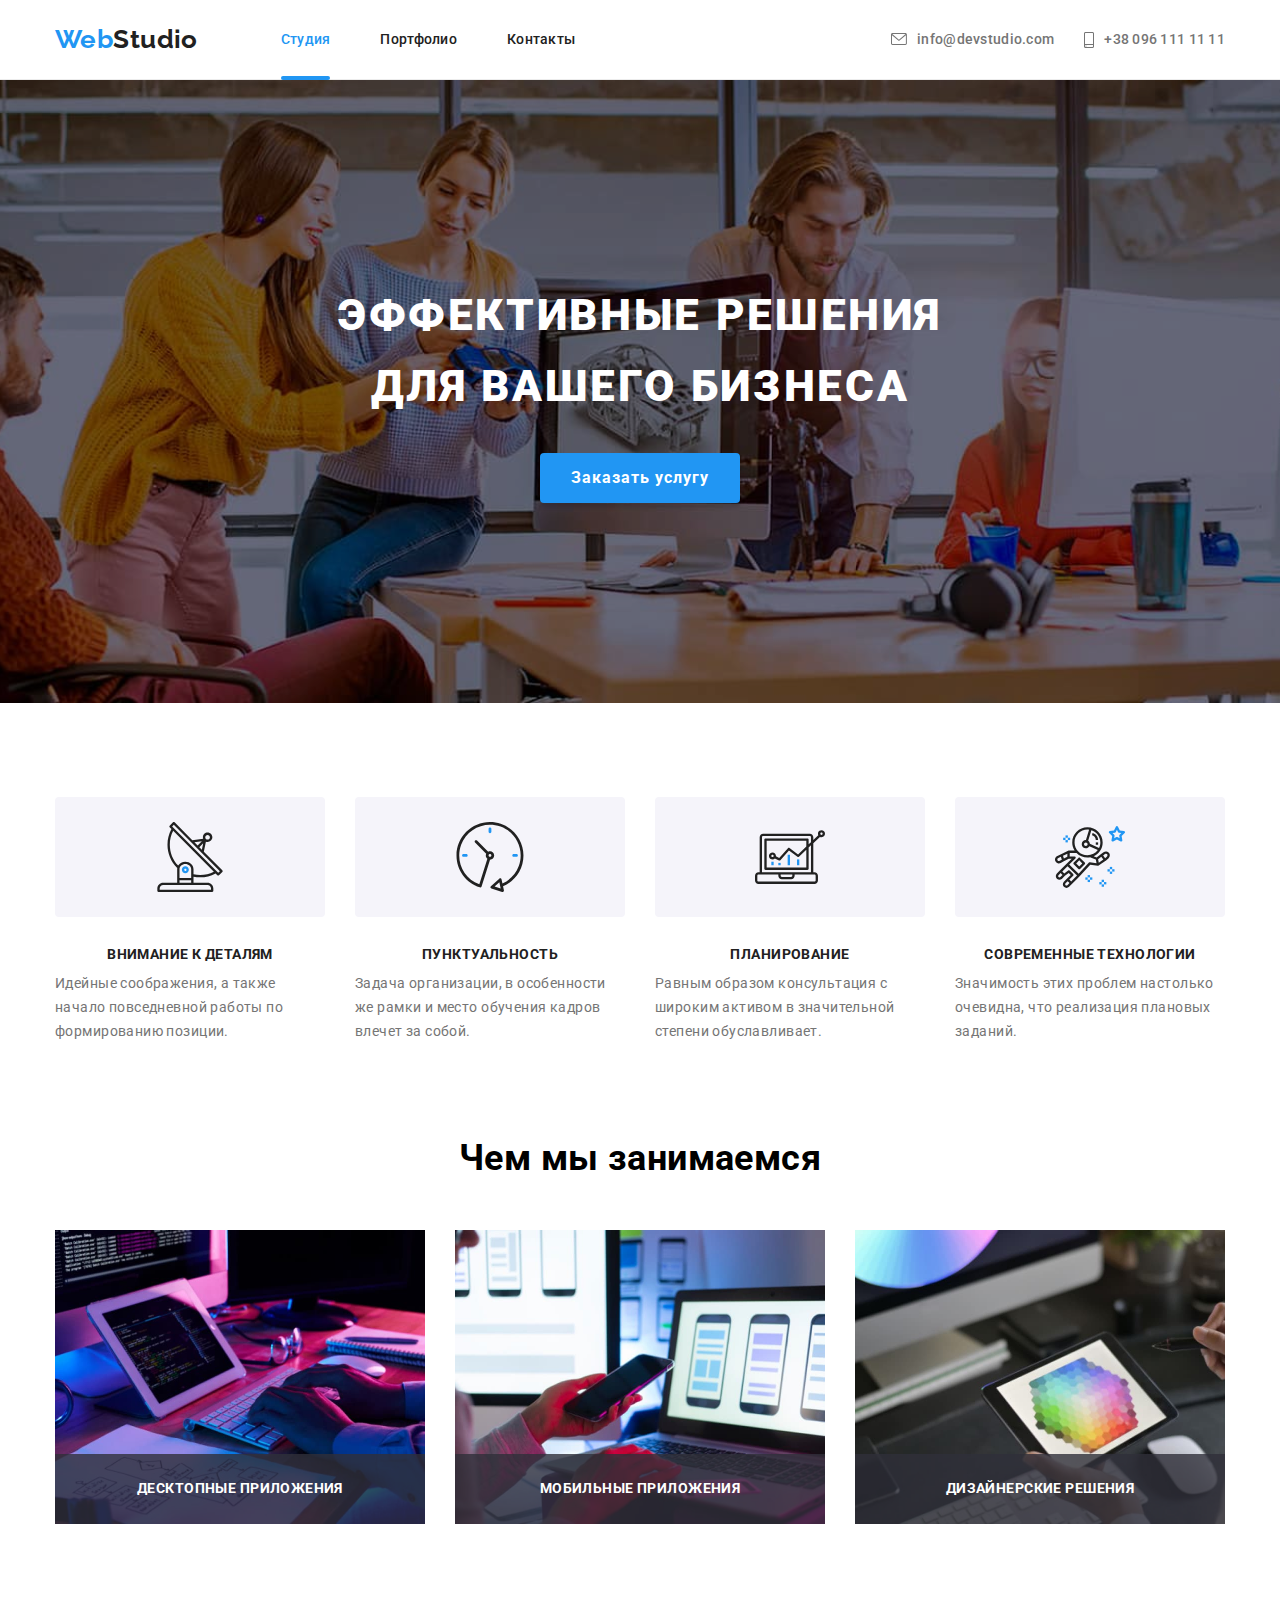
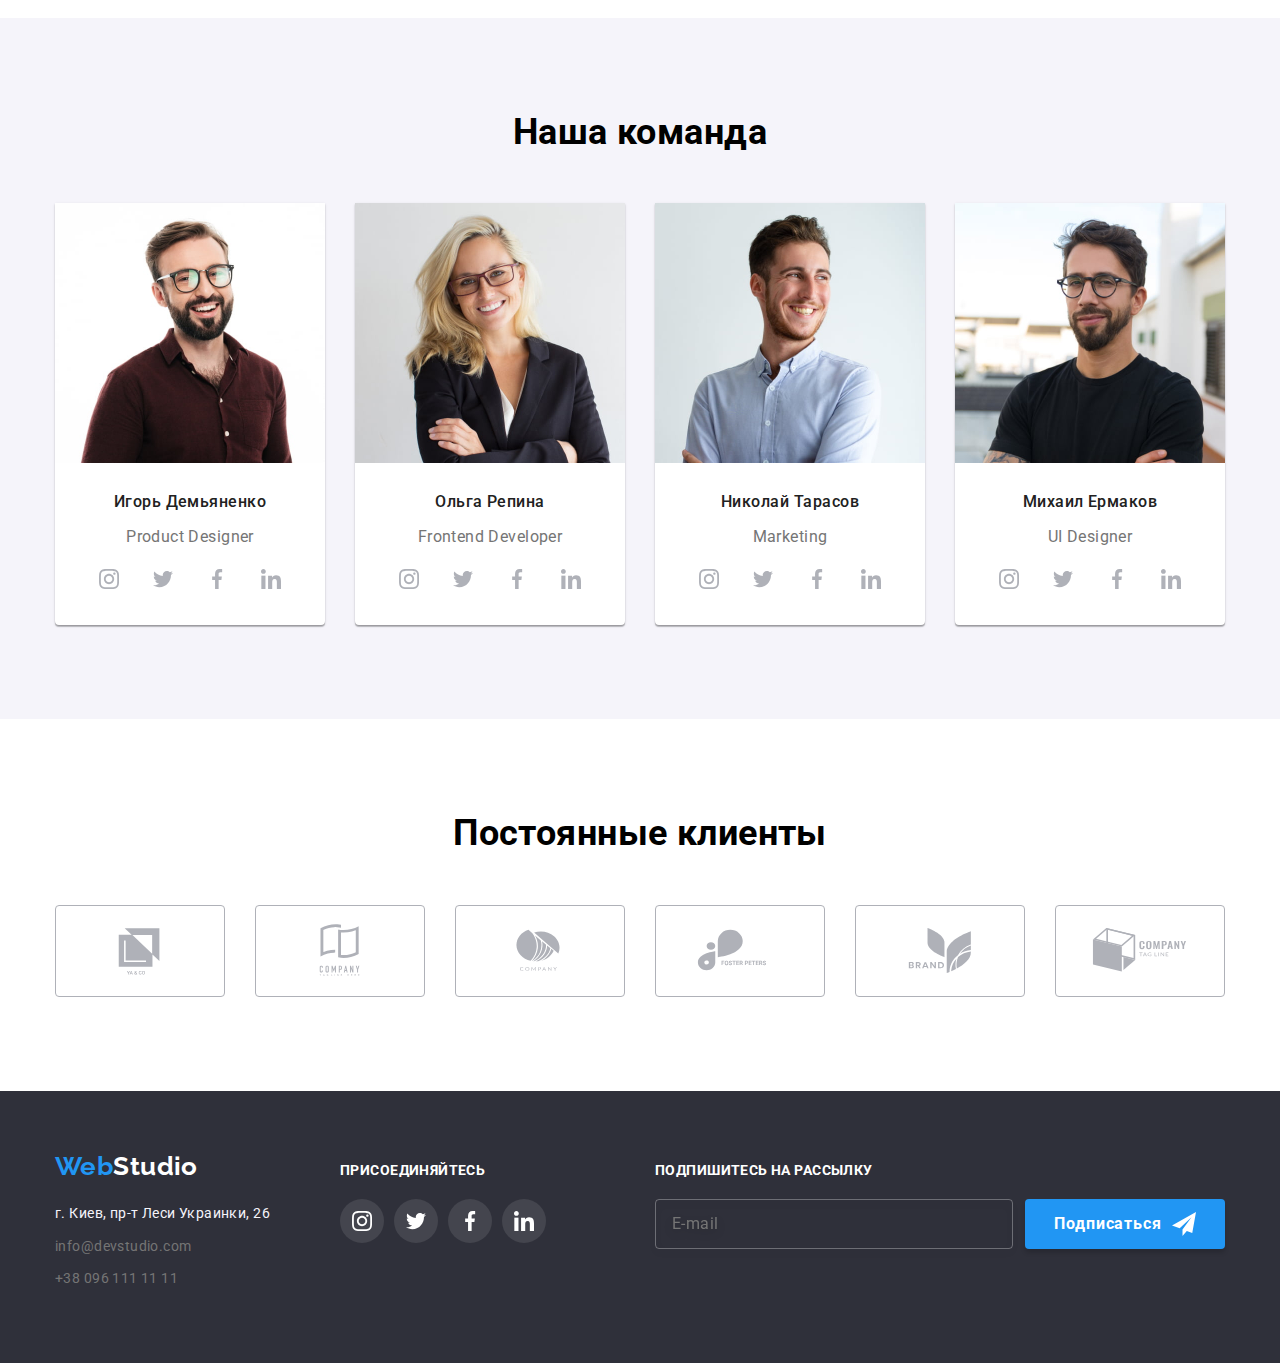
<file: index.html>
<!DOCTYPE html>
<html lang="ru">
	<head>
		<meta charset="UTF-8" />
		<meta http-equiv="X-UA-Compatible" content="IE=edge" />
		<meta name="viewport" content="width=device-width, initial-scale=1.0" />
		<title>WebStudio | Home</title>
		<link
			rel="stylesheet"
			href="https://cdnjs.cloudflare.com/ajax/libs/modern-normalize/1.1.0/modern-normalize.min.css"
		/>
		<link rel="preconnect" href="https://fonts.googleapis.com" />
		<link rel="preconnect" href="https://fonts.gstatic.com" crossorigin />
		<link
			href="https://fonts.googleapis.com/css2?family=Raleway:wght@700&display=swap"
			rel="stylesheet"
		/>
		<link
			href="https://fonts.googleapis.com/css2?family=Roboto:wght@400;500;700;900&display=swap"
			rel="stylesheet"
		/>

		<link rel="stylesheet" href="./src/css/main.min.css" />
	</head>
	<body data-body>
		<header class="header">
			<div class="container header__container">
				<nav class="header-nav">
					<a href="./index.html" class="logo"
						>Web<span class="logo--black">Studio</span></a
					>
					<ul class="header-nav__list">
						<li class="header-nav__item">
							<a
								href="./index.html"
								class="header-nav__link header-nav__link--active"
								>Студия</a
							>
						</li>
						<li class="header-nav__item">
							<a href="./portfolio.html" class="header-nav__link">Портфолио</a>
						</li>
						<li class="header-nav__item">
							<a href="#" class="header-nav__link">Контакты</a>
						</li>
					</ul>
				</nav>
				<ul class="header-contacts">
					<li class="header-contacts__item">
						<a class="header-contacts__link" href="mailto:info@devstudio.com"
							><svg class="header-contacts__icon" width="16" height="12">
								<use href="./icons/icons.svg#icon-envelope"></use>
							</svg>
							info@devstudio.com</a
						>
					</li>
					<li class="header-contacts__item">
						<a href="tel:+380961111111" class="header-contacts__link"
							><svg class="header-contacts__icon" width="10" height="16">
								<use href="./icons/icons.svg#icon-smartphone"></use>
							</svg>
							+38 096 111 11 11</a
						>
					</li>
				</ul>
				<input
					class="hamburger-checkbox"
					type="checkbox"
					name="mobile-menu"
					id="mobile-menu"
					data-menu-button
				/>
				<div class="hamburger-lines">
					<span class="line line1"></span>
					<span class="line line2"></span>
					<span class="line line3"></span>
				</div>
				<div class="mobile-menu" data-menu>
					<nav class="mobile-menu__nav">
						<ul class="mobile-menu__nav-list">
							<li class="mobile-menu__nav-item">
								<a
									href="./index.html"
									class="mobile-menu__nav-link mobile-menu__nav-link--active"
									>Студия</a
								>
							</li>
							<li class="mobile-menu__nav-item">
								<a href="./portfolio.html" class="mobile-menu__nav-link"
									>Портфолио</a
								>
							</li>
							<li class="mobile-menu__nav-item">
								<a href="#" class="mobile-menu__nav-link">Контакты</a>
							</li>
						</ul>
					</nav>
					<ul class="mobile-menu__contacts-list">
						<li class="mobile-menu__contacts-item">
							<a
								href="tel:+380961111111"
								class="mobile-menu__contacts-link mobile-menu__contacts-link--phone"
								>+38 096 111 11 11</a
							>
						</li>
						<li class="mobile-menu__contacts-item">
							<a
								href="mailto:info@devstudio.com"
								class="mobile-menu__contacts-link"
								>info@devstudio.com</a
							>
						</li>
					</ul>
					<ul class="mobile-menu__socials-list">
						<li class="mobile-menu__socials-item">
							<a href="#" class="mobile-menu__socials-link">Instagram</a>
						</li>
						<li class="mobile-menu__socials-item">
							<a href="#" class="mobile-menu__socials-link">Twitter</a>
						</li>
						<li class="mobile-menu__socials-item">
							<a href="#" class="mobile-menu__socials-link">Facebook</a>
						</li>
						<li class="mobile-menu__socials-item">
							<a href="#" class="mobile-menu__socials-link">LinkedIn</a>
						</li>
					</ul>
				</div>
			</div>
		</header>
		<main>
			<section class="hero">
				<div class="container container__hero">
					<h1 class="hero__title">Эффективные решения для вашего бизнеса</h1>
					<button class="btn-main-cta" type="button" data-modal-open>
						Заказать услугу
					</button>
				</div>
			</section>
			<section class="section">
				<div class="container">
					<h2 class="section__title section__title--hidden">Преимущества</h2>
					<ul class="benefits">
						<li class="benefits__item">
							<div class="benefits__icon-container">
								<svg class="benefits__icon">
									<use href="./icons/icons.svg#icon-antenna"></use>
								</svg>
							</div>
							<h3 class="benefits__title">Внимание к деталям</h3>
							<p class="benefits__description">
								Идейные соображения, а также начало повседневной работы по
								формированию позиции.
							</p>
						</li>
						<li class="benefits__item">
							<div class="benefits__icon-container">
								<svg class="benefits__icon">
									<use href="./icons/icons.svg#icon-clock"></use>
								</svg>
							</div>
							<h3 class="benefits__title">Пунктуальность</h3>
							<p class="benefits__description">
								Задача организации, в особенности же рамки и место обучения
								кадров влечет за собой.
							</p>
						</li>
						<li class="benefits__item">
							<div class="benefits__icon-container">
								<svg class="benefits__icon">
									<use href="./icons/icons.svg#icon-diagram"></use>
								</svg>
							</div>
							<h3 class="benefits__title">Планирование</h3>
							<p class="benefits__description">
								Равным образом консультация с широким активом в значительной
								степени обуславливает.
							</p>
						</li>
						<li class="benefits__item">
							<div class="benefits__icon-container">
								<svg class="benefits__icon">
									<use href="./icons/icons.svg#icon-astronaut"></use>
								</svg>
							</div>
							<h3 class="benefits__title">Современные технологии</h3>
							<p class="benefits__description">
								Значимость этих проблем настолько очевидна, что реализация
								плановых заданий.
							</p>
						</li>
					</ul>
				</div>
			</section>
			<section class="section section--no-padding-top">
				<div class="container">
					<h2 class="section__title">Чем мы занимаемся</h2>
					<ul class="what-we-do">
						<li class="what-we-do__item">
							<img
								class="what-we-do__image"
								src="./images/img-1.jpg"
								srcset="
									./images/img-1.jpg,
									./images/img-1@1.5x.jpg 1.5x,
									./images/img-1@2x.jpg   2x
								"
								alt="написание кода"
							/>
							<div class="what-we-do__description-block">
								<p class="what-we-do__description-text">
									Десктопные приложения
								</p>
							</div>
						</li>
						<li class="what-we-do__item">
							<img
								class="what-we-do__image"
								src="./images/img-2.jpg"
								srcset="
									./images/img-2.jpg,
									./images/img-2@1.5x.jpg 1.5x,
									./images/img-2@2x.jpg   2x
								"
								alt="разработка мобильных интерфейсов"
							/>
							<div class="what-we-do__description-block">
								<p class="what-we-do__description-text">Мобильные приложения</p>
							</div>
						</li>
						<li class="what-we-do__item">
							<img
								class="what-we-do__image"
								src="./images/img-3.jpg"
								srcset="
									./images/img-3.jpg,
									./images/img-3@1.5x.jpg 1.5x,
									./images/img-3@2x.jpg   2x
								"
								alt="работа с цветом"
							/>
							<div class="what-we-do__description-block">
								<p class="what-we-do__description-text">Дизайнерские решения</p>
							</div>
						</li>
					</ul>
				</div>
			</section>
			<section class="section section--alternate-color">
				<div class="container">
					<h2 class="section__title">Наша команда</h2>
					<ul class="team">
						<li class="team__item">
							<img
								class="team__image"
								src="./images/igor.jpg"
								srcset="./images/igor@1-5x.jpg 1.5x, ./images/igor@2x.jpg 2x"
								alt="Игорь Демьяненко"
							/>
							<div class="team__info">
								<h3 class="team__title">Игорь Демьяненко</h3>
								<p class="team__description">Product Designer</p>
								<ul class="socials__list">
									<li class="socials__item">
										<a href="#" class="socials__link">
											<svg class="socials__icon">
												<use href="./icons/icons.svg#icon-instagram"></use>
											</svg>
										</a>
									</li>
									<li class="socials__item">
										<a href="#" class="socials__link">
											<svg class="socials__icon">
												<use href="./icons/icons.svg#icon-twitter"></use>
											</svg>
										</a>
									</li>
									<li class="socials__item">
										<a href="#" class="socials__link">
											<svg class="socials__icon">
												<use href="./icons/icons.svg#icon-facebook"></use>
											</svg>
										</a>
									</li>
									<li class="socials__item">
										<a href="#" class="socials__link">
											<svg class="socials__icon">
												<use href="./icons/icons.svg#icon-linkedin"></use>
											</svg>
										</a>
									</li>
								</ul>
							</div>
						</li>
						<li class="team__item">
							<img
								class="team__image"
								src="./images/olga.jpg"
								srcset="
									./images/olga.jpg,
									./images/olga@1-5x.jpg 1.5x,
									./images/olga@2x.jpg   2x
								"
								alt="Ольга Репина"
							/>
							<div class="team__info">
								<h3 class="team__title">Ольга Репина</h3>
								<p class="team__description">Frontend Developer</p>
								<ul class="socials__list">
									<li class="socials__item">
										<a href="#" class="socials__link">
											<svg class="socials__icon">
												<use href="./icons/icons.svg#icon-instagram"></use>
											</svg>
										</a>
									</li>
									<li class="socials__item">
										<a href="#" class="socials__link">
											<svg class="socials__icon">
												<use href="./icons/icons.svg#icon-twitter"></use>
											</svg>
										</a>
									</li>
									<li class="socials__item">
										<a href="#" class="socials__link">
											<svg class="socials__icon">
												<use href="./icons/icons.svg#icon-facebook"></use>
											</svg>
										</a>
									</li>
									<li class="socials__item">
										<a href="#" class="socials__link">
											<svg class="socials__icon">
												<use href="./icons/icons.svg#icon-linkedin"></use>
											</svg>
										</a>
									</li>
								</ul>
							</div>
						</li>
						<li class="team__item">
							<img
								class="team__image"
								src="./images/nikolai.jpg"
								srcset="
									./images/nikolai.jpg,
									./images/nikolai@1-5x.jpg 1.5x,
									./images/nikolai@2x.jpg   2x
								"
								alt="Николай Тарасов"
							/>
							<div class="team__info">
								<h3 class="team__title">Николай Тарасов</h3>
								<p class="team__description">Marketing</p>
								<ul class="socials__list">
									<li class="socials__item">
										<a href="#" class="socials__link">
											<svg class="socials__icon">
												<use href="./icons/icons.svg#icon-instagram"></use>
											</svg>
										</a>
									</li>
									<li class="socials__item">
										<a href="#" class="socials__link">
											<svg class="socials__icon">
												<use href="./icons/icons.svg#icon-twitter"></use>
											</svg>
										</a>
									</li>
									<li class="socials__item">
										<a href="#" class="socials__link">
											<svg class="socials__icon">
												<use href="./icons/icons.svg#icon-facebook"></use>
											</svg>
										</a>
									</li>
									<li class="socials__item">
										<a href="#" class="socials__link">
											<svg class="socials__icon">
												<use href="./icons/icons.svg#icon-linkedin"></use>
											</svg>
										</a>
									</li>
								</ul>
							</div>
						</li>
						<li class="team__item">
							<img
								class="team__image"
								src="./images/mihail.jpg"
								srcset="
									./images/mihail.jpg,
									./images/mihail@1-5x.jpg 1.5x,
									./images/mihail@2x.jpg   2x
								"
								alt="Михаил Ермаков"
							/>
							<div class="team__info">
								<h3 class="team__title">Михаил Ермаков</h3>
								<p class="team__description">UI Designer</p>
								<ul class="socials__list">
									<li class="socials__item">
										<a href="#" class="socials__link">
											<svg class="socials__icon">
												<use href="./icons/icons.svg#icon-instagram"></use>
											</svg>
										</a>
									</li>
									<li class="socials__item">
										<a href="#" class="socials__link">
											<svg class="socials__icon">
												<use href="./icons/icons.svg#icon-twitter"></use>
											</svg>
										</a>
									</li>
									<li class="socials__item">
										<a href="#" class="socials__link">
											<svg class="socials__icon">
												<use href="./icons/icons.svg#icon-facebook"></use>
											</svg>
										</a>
									</li>
									<li class="socials__item">
										<a href="#" class="socials__link">
											<svg class="socials__icon">
												<use href="./icons/icons.svg#icon-linkedin"></use>
											</svg>
										</a>
									</li>
								</ul>
							</div>
						</li>
					</ul>
				</div>
			</section>
			<section class="section">
				<div class="container">
					<h2 class="section__title">Постоянные клиенты</h2>
					<ul class="our-clients">
						<li class="our-clients__item">
							<a href="#" class="our-clients__link">
								<svg class="our-clients__icon" width="106" height="60">
									<use href="./icons/icons.svg#icon-logo1"></use>
								</svg>
							</a>
						</li>
						<li class="our-clients__item">
							<a href="#" class="our-clients__link">
								<svg class="our-clients__icon" width="106" height="60">
									<use href="./icons/icons.svg#icon-logo2"></use>
								</svg>
							</a>
						</li>
						<li class="our-clients__item">
							<a href="#" class="our-clients__link">
								<svg class="our-clients__icon" width="106" height="60">
									<use href="./icons/icons.svg#icon-logo3"></use>
								</svg>
							</a>
						</li>
						<li class="our-clients__item">
							<a href="#" class="our-clients__link">
								<svg class="our-clients__icon" width="106" height="60">
									<use href="./icons/icons.svg#icon-logo4"></use>
								</svg>
							</a>
						</li>
						<li class="our-clients__item">
							<a href="#" class="our-clients__link">
								<svg class="our-clients__icon" width="106" height="60">
									<use href="./icons/icons.svg#icon-logo5"></use>
								</svg>
							</a>
						</li>
						<li class="our-clients__item">
							<a href="#" class="our-clients__link">
								<svg class="our-clients__icon" width="106" height="60">
									<use href="./icons/icons.svg#icon-logo6"></use>
								</svg>
							</a>
						</li>
					</ul>
				</div>
			</section>
		</main>
		<footer class="footer">
			<div class="container">
				<div class="footer-content">
					<div class="footer-content__contacts-block">
						<a href="./index.html" class="logo"
							>Web<span class="logo--white">Studio</span></a
						>
						<address class="footer__address">
							<ul class="footer-contacts__list">
								<li class="footer-contacts__item">
									<a
										href="https://goo.gl/maps/FRzz74HCHDfiAMzQ9"
										class="footer-contacts__link"
										>г. Киев, пр-т Леси Украинки, 26</a
									>
								</li>
								<li class="footer-contacts__item">
									<a
										href="mailto:info@devstudio.com"
										class="footer-contacts__link"
										>info@devstudio.com</a
									>
								</li>
								<li class="footer-contacts__item">
									<a href="tel:+380961111111" class="footer-contacts__link"
										>+38 096 111 11 11</a
									>
								</li>
							</ul>
						</address>
					</div>
					<div class="footer-content__socials-block">
						<p class="footer-content__socials-cta-text">присоединяйтесь</p>
						<ul class="footer-content__socials-list">
							<li class="footer-content__socials-item">
								<a href="#" class="footer-content__socials-link">
									<svg class="footer-content__socials-icon">
										<use href="./icons/icons.svg#icon-instagram"></use>
									</svg>
								</a>
							</li>
							<li class="footer-content__socials-item">
								<a href="#" class="footer-content__socials-link">
									<svg class="footer-content__socials-icon">
										<use href="./icons/icons.svg#icon-twitter"></use>
									</svg>
								</a>
							</li>
							<li class="footer-content__socials-item">
								<a href="#" class="footer-content__socials-link">
									<svg class="footer-content__socials-icon">
										<use href="./icons/icons.svg#icon-facebook"></use>
									</svg>
								</a>
							</li>
							<li class="footer-content__socials-item">
								<a href="#" class="footer-content__socials-link">
									<svg class="footer-content__socials-icon">
										<use href="./icons/icons.svg#icon-linkedin"></use>
									</svg>
								</a>
							</li>
						</ul>
					</div>
					<form class="footer-content__newsletter-form">
						<div
							class="newsletter-form__group"
							role="group"
							aria-labelledby="newsletter-form-label"
						>
							<label
								class="newsletter-form__label"
								for="newsletter-email"
								id="newsletter-form-label"
							>
								Подпишитесь на рассылку
							</label>
							<input
								class="newsletter-form__input-field"
								type="email"
								name="newsletter-email"
								id="newsletter-email"
								placeholder="E-mail"
								required
							/>
							<button
								class="btn-main-cta btn-main-cta--with-icon"
								type="submit"
							>
								Подписаться
								<svg
									class="newsletter-form__icon-submit"
									width="24"
									height="24"
								>
									<use href="./icons/icons.svg#icon-newsletter"></use>
								</svg>
							</button>
						</div>
					</form>
				</div>
			</div>
		</footer>
		<div class="backdrop-area backdrop-area--hidden" data-modal>
			<div class="order-popup">
				<button type="button" class="order-popup__btn-close" data-modal-close>
					<svg class="order-popup__icon-close" width="18px" height="18px">
						<use href="./icons/icons.svg#icon-close"></use>
					</svg>
				</button>

				<form class="order-form">
					<div
						class="order-form__group"
						role="group"
						aria-labelledby="order-form-heading"
					>
						<p class="order-form__heading" id="order-form-heading">
							Оставьте свои данные, мы вам перезвоним
						</p>

						<div class="order-form__fieldset">
							<input
								class="order-form__input-field"
								type="text"
								name="username"
								id="username"
								placeholder="Борис Джонсонюк"
								required
							/>
							<label class="order-form__input-label" for="username">Имя</label>
							<svg class="order-form__input-icon" width="18" height="18">
								<use href="./icons/icons.svg#icon-user-name"></use>
							</svg>
						</div>
						<div class="order-form__fieldset">
							<input
								class="order-form__input-field"
								type="tel"
								name="number"
								id="user-number"
								placeholder="+380*********"
								required
							/>
							<label class="order-form__input-label" for="user-number"
								>Телефон</label
							>
							<svg class="order-form__input-icon" width="18" height="18">
								<use href="./icons/icons.svg#icon-user-phone"></use>
							</svg>
						</div>
						<div class="order-form__fieldset">
							<input
								class="order-form__input-field"
								type="email"
								name="email"
								id="user-email"
								placeholder="johnsonyuk@email.com"
								required
							/>
							<label class="order-form__input-label" for="user-email"
								>Почта</label
							>
							<svg class="order-form__input-icon" width="18" height="18">
								<use href="./icons/icons.svg#icon-user-email"></use>
							</svg>
						</div>
						<div class="order-form__fieldset-textarea">
							<textarea
								class="order-form__textarea-field"
								name="feedback"
								id="user-feedback"
								placeholder="Введите текст"
							></textarea>
							<label class="order-form__textarea-label" for="user-feedback"
								>Комментарий</label
							>
						</div>
						<div class="order-form__fieldset-checkbox">
							<input
								class="order-form__input-checkbox"
								type="checkbox"
								name="consent"
								id="user-consent"
								required
							/>
							<label class="order-form__input-checkbox-label" for="user-consent"
								>Соглашаюсь с рассылкой и принимаю
								<a class="order-form__consent-link" href="#"
									>Условия договора</a
								>
							</label>
						</div>
						<button class="btn-main-cta" type="submit">Отправить</button>
					</div>
				</form>
			</div>
		</div>
		<script src="./modal.js"></script>
		<script src="./mobile-menu.js"></script>
	</body>
</html>
</file>
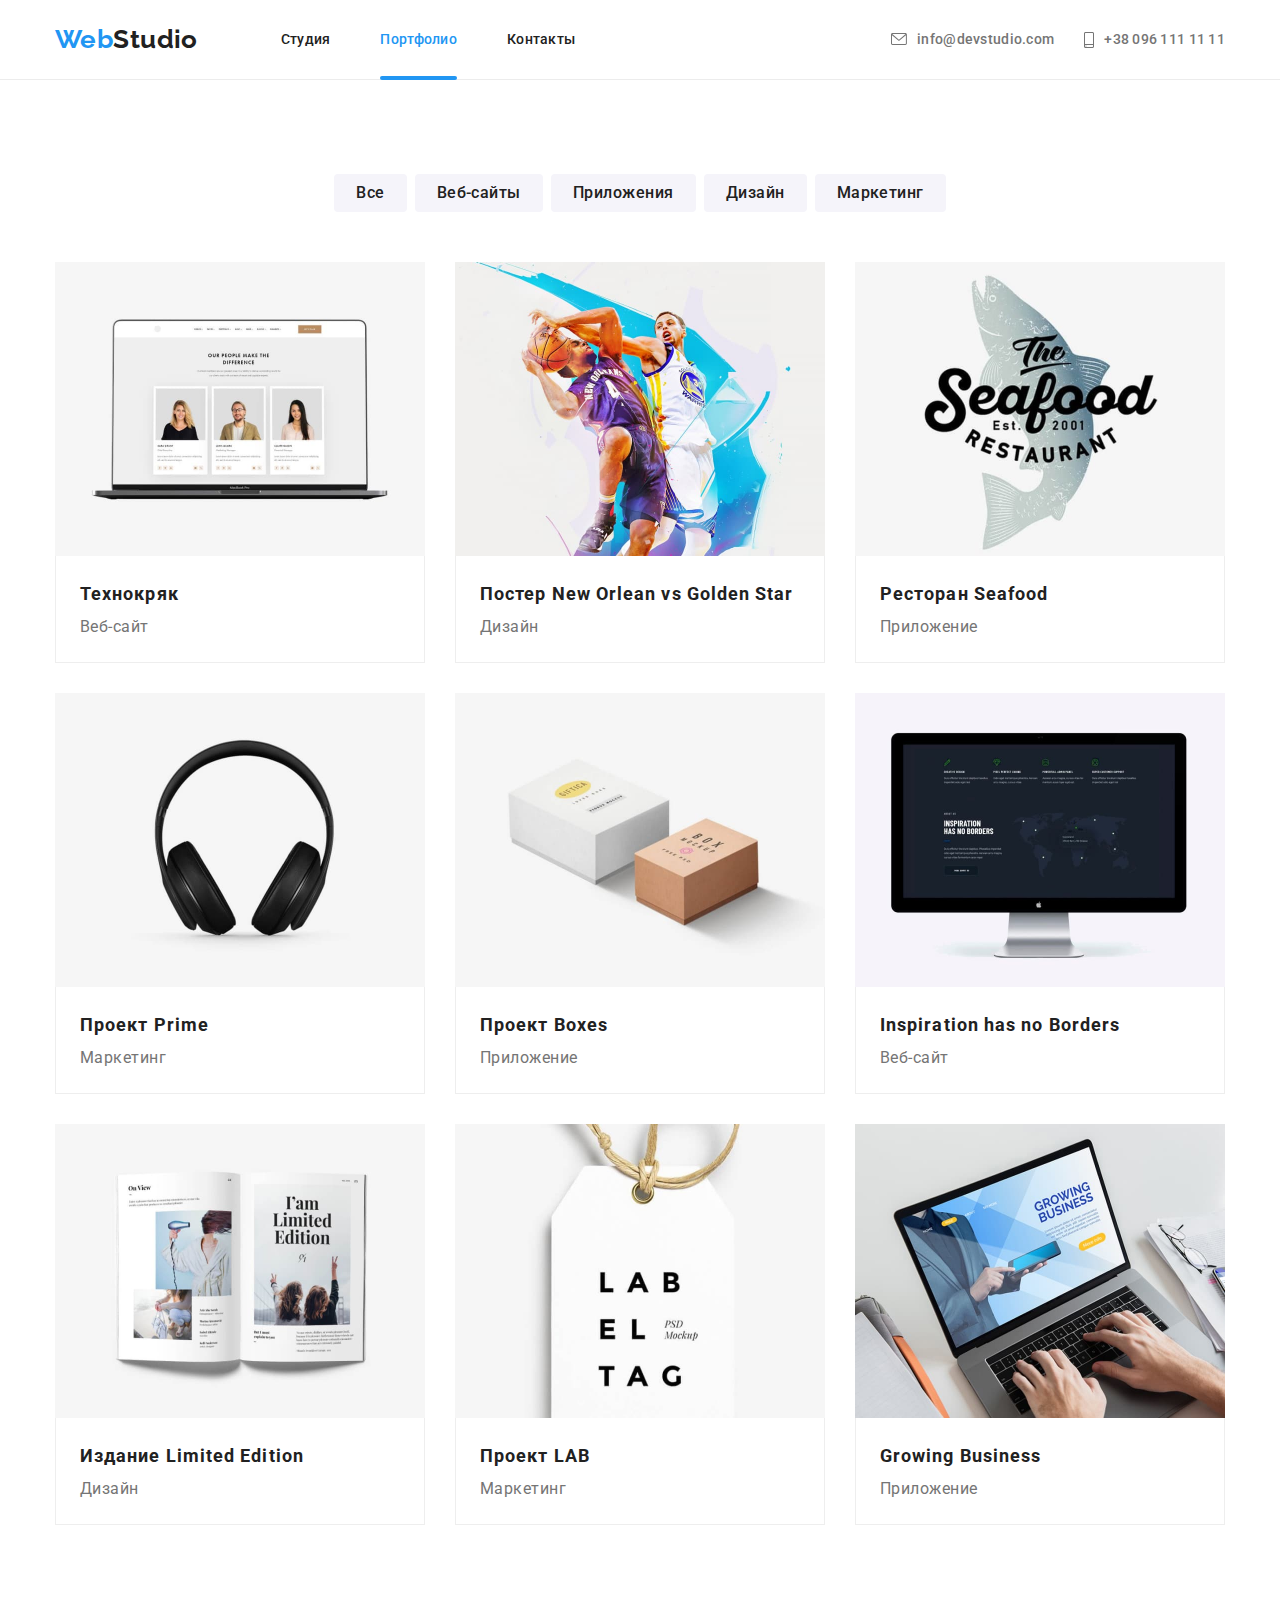
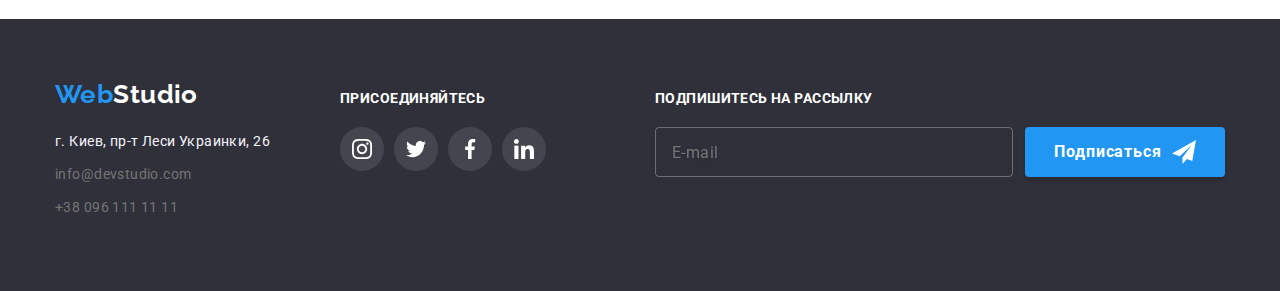
<file: portfolio.html>
<!DOCTYPE html>
<html lang="ru">
	<head>
		<meta charset="UTF-8" />
		<meta http-equiv="X-UA-Compatible" content="IE=edge" />
		<meta name="viewport" content="width=device-width, initial-scale=1.0" />
		<title>WebStudio | Portfolio</title>
		<link
			rel="stylesheet"
			href="https://cdnjs.cloudflare.com/ajax/libs/modern-normalize/1.1.0/modern-normalize.min.css"
		/>
		<link rel="preconnect" href="https://fonts.googleapis.com" />
		<link rel="preconnect" href="https://fonts.gstatic.com" crossorigin />
		<link
			href="https://fonts.googleapis.com/css2?family=Raleway:wght@700&display=swap"
			rel="stylesheet"
		/>
		<link
			href="https://fonts.googleapis.com/css2?family=Roboto:wght@400;500;700;900&display=swap"
			rel="stylesheet"
		/>

		<link rel="stylesheet" href="./src/css/main.min.css" />
	</head>
	<body data-body>
		<header class="header">
			<div class="container header__container">
				<nav class="header-nav">
					<a href="./index.html" class="logo"
						>Web<span class="logo--black">Studio</span></a
					>
					<ul class="header-nav__list">
						<li class="header-nav__item">
							<a href="./index.html" class="header-nav__link">Студия</a>
						</li>
						<li class="header-nav__item">
							<a
								href="./portfolio.html"
								class="header-nav__link header-nav__link--active"
								>Портфолио</a
							>
						</li>
						<li class="header-nav__item">
							<a href="#" class="header-nav__link">Контакты</a>
						</li>
					</ul>
				</nav>
				<ul class="header-contacts">
					<li class="header-contacts__item">
						<a class="header-contacts__link" href="mailto:info@devstudio.com"
							><svg class="header-contacts__icon" width="16" height="12">
								<use href="./icons/icons.svg#icon-envelope"></use>
							</svg>
							info@devstudio.com</a
						>
					</li>
					<li class="header-contacts__item">
						<a href="tel:+380961111111" class="header-contacts__link"
							><svg class="header-contacts__icon" width="10" height="16">
								<use href="./icons/icons.svg#icon-smartphone"></use>
							</svg>
							+38 096 111 11 11</a
						>
					</li>
				</ul>
				<input
					class="hamburger-checkbox"
					type="checkbox"
					name=""
					id=""
					data-menu-button
				/>
				<div class="hamburger-lines">
					<span class="line line1"></span>
					<span class="line line2"></span>
					<span class="line line3"></span>
				</div>
				<div class="mobile-menu" data-menu>
					<nav class="mobile-menu__nav">
						<ul class="mobile-menu__nav-list">
							<li class="mobile-menu__nav-item">
								<a href="./index.html" class="mobile-menu__nav-link">Студия</a>
							</li>
							<li class="mobile-menu__nav-item">
								<a
									href="./portfolio.html"
									class="mobile-menu__nav-link mobile-menu__nav-link--active"
									>Портфолио</a
								>
							</li>
							<li class="mobile-menu__nav-item">
								<a href="#" class="mobile-menu__nav-link">Контакты</a>
							</li>
						</ul>
					</nav>
					<ul class="mobile-menu__contacts-list">
						<li class="mobile-menu__contacts-item">
							<a
								href="tel:+380961111111"
								class="mobile-menu__contacts-link mobile-menu__contacts-link--phone"
								>+38 096 111 11 11</a
							>
						</li>
						<li class="mobile-menu__contacts-item">
							<a
								href="mailto:info@devstudio.com"
								class="mobile-menu__contacts-link"
								>info@devstudio.com</a
							>
						</li>
					</ul>
					<ul class="mobile-menu__socials-list">
						<li class="mobile-menu__socials-item">
							<a href="#" class="mobile-menu__socials-link">Instagram</a>
						</li>
						<li class="mobile-menu__socials-item">
							<a href="#" class="mobile-menu__socials-link">Twitter</a>
						</li>
						<li class="mobile-menu__socials-item">
							<a href="#" class="mobile-menu__socials-link">Facebook</a>
						</li>
						<li class="mobile-menu__socials-item">
							<a href="#" class="mobile-menu__socials-link">LinkedIn</a>
						</li>
					</ul>
				</div>
			</div>
		</header>
		<main>
			<section class="section">
				<div class="container">
					<h1 class="section__title--hidden">Портфолио</h1>
					<ul class="portfolio-filters__list">
						<li class="portfolio-filters__item">
							<button class="portfolio-filters__button" type="button">
								Все
							</button>
						</li>
						<li class="portfolio-filters__item">
							<button class="portfolio-filters__button" type="button">
								Веб-сайты
							</button>
						</li>
						<li class="portfolio-filters__item">
							<button class="portfolio-filters__button" type="button">
								Приложения
							</button>
						</li>
						<li class="portfolio-filters__item">
							<button class="portfolio-filters__button" type="button">
								Дизайн
							</button>
						</li>
						<li class="portfolio-filters__item">
							<button class="portfolio-filters__button" type="button">
								Маркетинг
							</button>
						</li>
					</ul>

					<ul class="portfolio-projects__list">
						<li class="portfolio-projects__item">
							<a href="#" class="portfolio-projects__link">
								<div class="portfolio-projects__animated-block">
									<img
										class="portfolio-projects__img"
										src="./images/p-1.jpg"
										srcset="
											./images/p-1.jpg,
											./images/p-1@1-5x.jpg 1.5x,
											./images/p-1@2x.jpg   2x
										"
										alt="Технокряк"
										width="370"
									/>
									<p class="potfolio-projects__hidden-description">
										Ресурс предлагает комплексные предложения с разным уровнем
										функционала и сервисов. Все это позволит посетителю получить
										исчерпывающие сведения о компании или частном лице.
									</p>
								</div>
								<div class="portfolio-projects__content-box">
									<h2 class="portfolio-projects__title">Технокряк</h2>
									<p class="portfolio-projects__description">Веб-сайт</p>
								</div>
							</a>
						</li>
						<li class="portfolio-projects__item">
							<a href="#" class="portfolio-projects__link">
								<div class="portfolio-projects__animated-block">
									<img
										class="portfolio-projects__img"
										src="./images/p-2.jpg"
										srcset="
											./images/p-2.jpg,
											./images/p-2@1-5x.jpg 1.5x,
											./images/p-2@2x.jpg   2x
										"
										alt="Технокряк"
										width="370"
									/>
									<p class="potfolio-projects__hidden-description">
										Ресурс предлагает комплексные предложения с разным уровнем
										функционала и сервисов. Все это позволит посетителю получить
										исчерпывающие сведения о компании или частном лице.
									</p>
								</div>
								<div class="portfolio-projects__content-box">
									<h2 class="portfolio-projects__title">
										Постер New Orlean vs Golden Star
									</h2>
									<p class="portfolio-projects__description">Дизайн</p>
								</div>
							</a>
						</li>
						<li class="portfolio-projects__item">
							<a href="#" class="portfolio-projects__link">
								<div class="portfolio-projects__animated-block">
									<img
										class="portfolio-projects__img"
										src="./images/p-3.jpg"
										srcset="
											./images/p-3.jpg,
											./images/p-3@1-5x.jpg 1.5x,
											./images/p-3@2x.jpg   2x
										"
										alt="Технокряк"
										width="370"
									/>
									<p class="potfolio-projects__hidden-description">
										Ресурс предлагает комплексные предложения с разным уровнем
										функционала и сервисов. Все это позволит посетителю получить
										исчерпывающие сведения о компании или частном лице.
									</p>
								</div>
								<div class="portfolio-projects__content-box">
									<h2 class="portfolio-projects__title">Ресторан Seafood</h2>
									<p class="portfolio-projects__description">Приложение</p>
								</div>
							</a>
						</li>
						<li class="portfolio-projects__item">
							<a href="#" class="portfolio-projects__link">
								<div class="portfolio-projects__animated-block">
									<img
										class="portfolio-projects__img"
										src="./images/p-4.jpg"
										srcset="
											./images/p-4.jpg,
											./images/p-4@1-5x.jpg 1.5x,
											./images/p-4@2x.jpg   2x
										"
										alt="Технокряк"
										width="370"
									/>
									<p class="potfolio-projects__hidden-description">
										Ресурс предлагает комплексные предложения с разным уровнем
										функционала и сервисов. Все это позволит посетителю получить
										исчерпывающие сведения о компании или частном лице.
									</p>
								</div>
								<div class="portfolio-projects__content-box">
									<h2 class="portfolio-projects__title">Проект Prime</h2>
									<p class="portfolio-projects__description">Маркетинг</p>
								</div>
							</a>
						</li>
						<li class="portfolio-projects__item">
							<a href="#" class="portfolio-projects__link">
								<div class="portfolio-projects__animated-block">
									<img
										class="portfolio-projects__img"
										src="./images/p-5.jpg"
										srcset="
											./images/p-5.jpg,
											./images/p-5@1-5x.jpg 1.5x,
											./images/p-5@2x.jpg   2x
										"
										alt="Технокряк"
										width="370"
									/>
									<p class="potfolio-projects__hidden-description">
										Ресурс предлагает комплексные предложения с разным уровнем
										функционала и сервисов. Все это позволит посетителю получить
										исчерпывающие сведения о компании или частном лице.
									</p>
								</div>
								<div class="portfolio-projects__content-box">
									<h2 class="portfolio-projects__title">Проект Boxes</h2>
									<p class="portfolio-projects__description">Приложение</p>
								</div>
							</a>
						</li>
						<li class="portfolio-projects__item">
							<a href="#" class="portfolio-projects__link">
								<div class="portfolio-projects__animated-block">
									<img
										class="portfolio-projects__img"
										src="./images/p-6.jpg"
										srcset="
											./images/p-6.jpg,
											./images/p-6@1-5x.jpg 1.5x,
											./images/p-6@2x.jpg   2x
										"
										alt="Технокряк"
										width="370"
									/>
									<p class="potfolio-projects__hidden-description">
										Ресурс предлагает комплексные предложения с разным уровнем
										функционала и сервисов. Все это позволит посетителю получить
										исчерпывающие сведения о компании или частном лице.
									</p>
								</div>
								<div class="portfolio-projects__content-box">
									<h2 class="portfolio-projects__title">
										Inspiration has no Borders
									</h2>
									<p class="portfolio-projects__description">Веб-сайт</p>
								</div>
							</a>
						</li>
						<li class="portfolio-projects__item">
							<a href="#" class="portfolio-projects__link">
								<div class="portfolio-projects__animated-block">
									<img
										class="portfolio-projects__img"
										src="./images/p-7.jpg"
										srcset="
											./images/p-7.jpg,
											./images/p-7@1-5x.jpg 1.5x,
											./images/p-7@2x.jpg   2x
										"
										alt="Технокряк"
										width="370"
									/>
									<p class="potfolio-projects__hidden-description">
										Ресурс предлагает комплексные предложения с разным уровнем
										функционала и сервисов. Все это позволит посетителю получить
										исчерпывающие сведения о компании или частном лице.
									</p>
								</div>
								<div class="portfolio-projects__content-box">
									<h2 class="portfolio-projects__title">
										Издание Limited Edition
									</h2>
									<p class="portfolio-projects__description">Дизайн</p>
								</div>
							</a>
						</li>
						<li class="portfolio-projects__item">
							<a href="#" class="portfolio-projects__link">
								<div class="portfolio-projects__animated-block">
									<img
										class="portfolio-projects__img"
										src="./images/p-8.jpg"
										srcset="
											./images/p-8.jpg,
											./images/p-8@1-5x.jpg 1.5x,
											./images/p-8@2x.jpg   2x
										"
										alt="Технокряк"
										width="370"
									/>
									<p class="potfolio-projects__hidden-description">
										Ресурс предлагает комплексные предложения с разным уровнем
										функционала и сервисов. Все это позволит посетителю получить
										исчерпывающие сведения о компании или частном лице.
									</p>
								</div>
								<div class="portfolio-projects__content-box">
									<h2 class="portfolio-projects__title">Проект LAB</h2>
									<p class="portfolio-projects__description">Маркетинг</p>
								</div>
							</a>
						</li>
						<li class="portfolio-projects__item">
							<a href="#" class="portfolio-projects__link">
								<div class="portfolio-projects__animated-block">
									<img
										class="portfolio-projects__img"
										src="./images/p-9.jpg"
										srcset="
											./images/p-9.jpg,
											./images/p-9@1-5x.jpg 1.5x,
											./images/p-9@2x.jpg   2x
										"
										alt="Технокряк"
										width="370"
									/>
									<p class="potfolio-projects__hidden-description">
										Ресурс предлагает комплексные предложения с разным уровнем
										функционала и сервисов. Все это позволит посетителю получить
										исчерпывающие сведения о компании или частном лице.
									</p>
								</div>
								<div class="portfolio-projects__content-box">
									<h2 class="portfolio-projects__title">Growing Business</h2>
									<p class="portfolio-projects__description">Приложение</p>
								</div>
							</a>
						</li>
					</ul>
				</div>
			</section>
		</main>
		<footer class="footer">
			<div class="container">
				<div class="footer-content">
					<div class="footer-content__contacts-block">
						<a href="./index.html" class="logo"
							>Web<span class="logo--white">Studio</span></a
						>
						<address class="footer__address">
							<ul class="footer-contacts__list">
								<li class="footer-contacts__item">
									<a
										href="https://goo.gl/maps/FRzz74HCHDfiAMzQ9"
										class="footer-contacts__link"
										>г. Киев, пр-т Леси Украинки, 26</a
									>
								</li>
								<li class="footer-contacts__item">
									<a
										href="mailto:info@devstudio.com"
										class="footer-contacts__link"
										>info@devstudio.com</a
									>
								</li>
								<li class="footer-contacts__item">
									<a href="tel:+380961111111" class="footer-contacts__link"
										>+38 096 111 11 11</a
									>
								</li>
							</ul>
						</address>
					</div>
					<div class="footer-content__socials-block">
						<p class="footer-content__socials-cta-text">присоединяйтесь</p>
						<ul class="footer-content__socials-list">
							<li class="footer-content__socials-item">
								<a href="#" class="footer-content__socials-link">
									<svg class="footer-content__socials-icon">
										<use href="./icons/icons.svg#icon-instagram"></use>
									</svg>
								</a>
							</li>
							<li class="footer-content__socials-item">
								<a href="#" class="footer-content__socials-link">
									<svg class="footer-content__socials-icon">
										<use href="./icons/icons.svg#icon-twitter"></use>
									</svg>
								</a>
							</li>
							<li class="footer-content__socials-item">
								<a href="#" class="footer-content__socials-link">
									<svg class="footer-content__socials-icon">
										<use href="./icons/icons.svg#icon-facebook"></use>
									</svg>
								</a>
							</li>
							<li class="footer-content__socials-item">
								<a href="#" class="footer-content__socials-link">
									<svg class="footer-content__socials-icon">
										<use href="./icons/icons.svg#icon-linkedin"></use>
									</svg>
								</a>
							</li>
						</ul>
					</div>
					<form class="footer-content__newsletter-form">
						<div
							class="newsletter-form__group"
							role="group"
							aria-labelledby="newsletter-form-label"
						>
							<label
								class="newsletter-form__label"
								for="newsletter-email"
								id="newsletter-form-label"
							>
								Подпишитесь на рассылку
							</label>
							<input
								class="newsletter-form__input-field"
								type="email"
								name="newsletter-email"
								id="newsletter-email"
								placeholder="E-mail"
								required
							/>
							<button
								class="btn-main-cta btn-main-cta--with-icon"
								type="submit"
							>
								Подписаться
								<svg
									class="newsletter-form__icon-submit"
									width="24"
									height="24"
								>
									<use href="./icons/icons.svg#icon-newsletter"></use>
								</svg>
							</button>
						</div>
					</form>
				</div>
			</div>
		</footer>
		<script src="./mobile-menu.js"></script>
	</body>
</html>
</file>
<file: src/css/main.min.css>
body{padding:0;margin:0;font-family:"Roboto",sans-serif;font-style:normal;font-weight:400;font-size:14px;line-height:1.7;letter-spacing:.03em}main{margin-top:60px}@media screen and (min-width: 768px){main{margin-top:80px}}h1,h2,h3,h4,h5,h6,p,ul,li{padding:0;margin:0}ul{list-style:none}a{text-decoration:none}img{display:block;width:100%;height:auto}.container{padding-left:15px;padding-right:15px;margin-left:auto;margin-right:auto;max-width:1200px}.section{padding-top:60px;padding-bottom:60px}@media screen and (min-width: 1200px){.section{padding-top:94px;padding-bottom:94px}}.section__title{font-weight:700;font-size:28px;line-height:1.16;text-align:center;margin:0 0 30px 0}@media screen and (min-width: 1200px){.section__title{font-size:36px;margin-bottom:50px}}.btn-main-cta{width:200px;height:50px;background-color:#2196f3;color:#fff;font-size:16px;font-weight:700;letter-spacing:.06em;line-height:1.87;box-shadow:0px 4px 4px rgba(0,0,0,.15);border-radius:4px;border:none;cursor:pointer;transition:background-color 250ms cubic-bezier(0.4, 0, 0.2, 1)}.btn-main-cta--with-icon{display:flex;justify-content:center;align-items:center}.btn-main-cta:hover,.btn-main-cta:focus{background-color:#188ce8}.section__title--hidden{position:absolute;width:1px;height:1px;margin:-1px;border:0;padding:0;white-space:nowrap;-webkit-clip-path:inset(100%);clip-path:inset(100%);clip:rect(0 0 0 0);overflow:hidden}.section--alternate-color{background-color:#f5f4fa}.section--no-padding-top{padding-top:0}.body--scroll-hidden{-ms-overflow-style:none;scrollbar-width:none;overflow-y:hidden}.body--scroll-hidden::-webkit-scrollbar{display:none}.header{position:fixed;z-index:1;top:0;left:0;right:0;height:60px;border-bottom:1px solid #ececec;box-sizing:border-box;background-color:#fff}@media screen and (min-width: 768px){.header{height:80px}}.header__container{width:100%;height:100%;display:flex}.header-nav,.header-nav__list,.header-contacts{display:flex;align-items:center}.header-nav__list{display:none}@media screen and (min-width: 768px){.header-nav__list{display:flex}}.logo{display:block;margin-right:83px;font-family:"Raleway",serif;font-weight:700;font-size:26px;line-height:1.19;color:#2196f3}.logo--black{color:#212121}.logo--white{color:#fff}.header-nav__link{position:relative;display:block;font-weight:500;font-size:14px;line-height:1.14;letter-spacing:.02em;color:#212121;transition:color 250ms cubic-bezier(0.4, 0, 0.2, 1)}.header-nav__link:hover,.header-nav__link:focus{color:#2196f3}.header-nav__link--active{color:#2196f3}.header-nav__link--active::after{content:"";display:block;position:absolute;width:100%;height:4px;bottom:-33px;background-color:#2196f3;border-radius:2px}.header-contacts{display:none}@media screen and (min-width: 768px){.header-contacts{display:flex;flex-wrap:wrap;width:-webkit-min-content;width:-moz-min-content;width:min-content;margin-left:auto}}@media screen and (min-width: 1200px){.header-contacts{flex-wrap:nowrap;width:auto}}@media screen and (min-width: 1200px){.header-contacts__item:not(:last-child){margin-right:30px}}.header-contacts__link{display:flex;align-items:center;font-weight:500;line-height:1.14;letter-spacing:.02em;color:#757575;transition:color 250ms cubic-bezier(0.4, 0, 0.2, 1)}.header-contacts__link:hover,.header-contacts__link:focus{color:#2196f3}.header-contacts__icon{margin-right:10px;color:inherit}.header-nav__item:not(:last-child){margin-right:50px}.hamburger-checkbox{position:absolute;display:block;height:32px;width:32px;top:20px;right:15px;z-index:5;opacity:0;cursor:pointer}@media screen and (min-width: 768px){.hamburger-checkbox{display:none}}.hamburger-lines{display:flex;flex-direction:column;justify-content:space-between;height:26px;width:32px;position:absolute;top:17px;right:15px;z-index:2}@media screen and (min-width: 768px){.hamburger-lines{display:none}}.hamburger-lines .line{display:block;height:4px;width:100%;background:#212121}.hamburger-lines .line1{transform-origin:0% 0%;transition:250ms cubic-bezier(0.4, 0, 0.2, 1)}.hamburger-lines .line2{transition:transform .2s ease-in-out}.hamburger-lines .line3{transform-origin:0% 100%;transition:250ms cubic-bezier(0.4, 0, 0.2, 1)}input[type=checkbox]:checked~.menu-items{transform:translateX(0)}input[type=checkbox]:checked~.hamburger-lines .line1{transform:rotate(45deg)}input[type=checkbox]:checked~.hamburger-lines .line2{transform:scaleY(0)}input[type=checkbox]:checked~.hamburger-lines .line3{transform:rotate(-45deg)}.hero{margin-left:auto;margin-right:auto;padding-top:118px;padding-bottom:118px;max-width:1600px;background:url(./../../images/hero.jpg);background-repeat:no-repeat;background-size:cover;background-position:center;background-color:rgba(47,48,58,.4);background-blend-mode:overlay;text-align:center}@media screen and (min-width: 1200px){.hero{padding-top:200px;padding-bottom:200px}}@media(min-device-pixel-ratio: 1.5),(-webkit-min-device-pixel-ratio: 1.5),(min-resolution: 144dpi){.hero{background:url(./../../images/hero@1-5x.jpg);background-size:cover;background-position:center;background-color:rgba(47,48,58,.4);background-blend-mode:overlay;text-align:center}}@media(min-device-pixel-ratio: 2),(-webkit-min-device-pixel-ratio: 2),(min-resolution: 192dpi){.hero{background:url(./../../images/hero@2x.jpg);background-size:cover;background-position:center;background-color:rgba(47,48,58,.4);background-blend-mode:overlay;text-align:center}}.container__hero{max-width:360px;padding-left:0;padding-right:0}@media screen and (min-width: 1200px){.container__hero{max-width:696px}}.hero__title{text-align:center;color:#fff;font-size:26px;line-height:1.62;letter-spacing:.06em;text-transform:uppercase;margin:0 0 30px 0}@media screen and (min-width: 1200px){.hero__title{font-weight:900;font-size:44px}}.benefits{display:flex;flex-wrap:wrap;max-width:100%;gap:30px}.benefits__item{flex:100%}.benefits__item:last-child{margin-bottom:0}@media screen and (min-width: 480px){.benefits__item{flex:calc(50% - 30px)}}@media screen and (min-width: 1200px){.benefits__item{flex:calc(25% - 90px)}}.benefits__icon-container{display:flex;justify-content:center;align-items:center;height:120px;margin-bottom:30px;background-color:#f5f4fa;border-radius:4px}.benefits__icon{display:block;width:70px;height:70px}.benefits__title{margin-bottom:10px;font-weight:700;line-height:1.14;text-transform:uppercase;color:#212121}@media screen and (min-width: 0){.benefits__title{text-align:center;font-size:14px}}.benefits__description{margin:0;color:#757575}.what-we-do{display:flex;align-items:center;justify-content:space-between;max-width:100%}.section--no-padding-top{display:none}@media screen and (min-width: 1200px){.section--no-padding-top{display:flex}}.what-we-do__item{position:relative}.what-we-do__description-block{position:absolute;bottom:0;height:70px;width:100%;display:flex;justify-content:center;align-items:center;background-color:rgba(47,48,58,.8)}.what-we-do__description-text{font-weight:700;font-size:14px;line-height:1.14;letter-spacing:.03em;text-transform:uppercase;color:#fff}.what-we-do__item:not(:last-child),.our-team__item:not(:last-child){margin-right:30px}.team{display:flex;flex-wrap:wrap;gap:30px}.team__item{flex:100%;background:#fff;box-shadow:0px 1px 3px rgba(0,0,0,.12),0px 1px 1px rgba(0,0,0,.14),0px 2px 1px rgba(0,0,0,.2);border-radius:0px 0px 4px 4px;text-align:center}@media screen and (min-width: 480px){.team__item{flex:calc(50% - 30px)}}@media screen and (min-width: 1200px){.team__item{flex:calc(25% - 90px)}}.team__info{padding:30px 32px 24px 32px}.team__title{margin-bottom:16px;font-weight:500;font-size:16px;line-height:1.18;color:#212121;text-align:center;letter-spacing:.03em}.team__description{margin-bottom:10px;font-weight:400;font-size:16px;line-height:1.18;color:#757575}.socials__list{display:flex;justify-content:space-between;max-width:206px;margin-left:auto;margin-right:auto}.socials__link{display:flex;align-items:center;justify-content:center;width:44px;height:44px;border-radius:50%;color:#afb1b8;transition:background-color 250ms cubic-bezier(0.4, 0, 0.2, 1),color 250ms cubic-bezier(0.4, 0, 0.2, 1)}.socials__link:hover,.socials__link:focus{background-color:#2196f3;color:#fff}.socials__icon{width:20px;height:20px}.our-clients{display:flex;flex-wrap:wrap;justify-content:space-between;gap:30px}.our-clients__item{flex:calc(50% - 30px)}@media screen and (min-width: 480px){.our-clients__item{flex:33%}}@media screen and (min-width: 1200px){.our-clients__item{flex:calc(16.6666666667% - 150px)}}.our-clients__link{display:flex;height:92px;justify-content:center;align-items:center;color:#afb1b8;border:1px solid #afb1b8;border-radius:4px;transition:color 250ms cubic-bezier(0.4, 0, 0.2, 1),border 250ms cubic-bezier(0.4, 0, 0.2, 1)}.our-clients__link:hover,.our-clients__link:focus,.our-clients__link:hover .our-clients__icon,.our-clients__link:focus .our-clients__icon{color:#2196f3;border-color:#2196f3}.our-clients__icon{color:#afb1b8;transition:color 250ms cubic-bezier(0.4, 0, 0.2, 1)}.portfolio-filters__list{display:flex;flex-wrap:wrap;gap:8px;margin-bottom:30px}@media screen and (min-width: 768px){.portfolio-filters__list{margin-bottom:50px;justify-content:center}}.portfolio-filters__button{padding:6px 22px;background-color:#f5f4fa;font-weight:500;font-size:16px;line-height:1.62;letter-spacing:.03em;color:#212121;border:none;border-radius:4px;transition:color 250ms cubic-bezier(0.4, 0, 0.2, 1),background-color 250ms cubic-bezier(0.4, 0, 0.2, 1),box-shadow 250ms cubic-bezier(0.4, 0, 0.2, 1)}.portfolio-filters__button:hover,.portfolio-filters__button:focus{background-color:#2196f3;color:#fff;box-shadow:0px 3px 1px rgba(0,0,0,.1),0px 1px 2px rgba(0,0,0,.08),0px 2px 2px rgba(0,0,0,.12);border-radius:4px;cursor:pointer}.portfolio-projects__list{display:flex;flex-wrap:wrap;gap:30px}.portfolio-projects__item{flex:100%}@media screen and (min-width: 768px){.portfolio-projects__item{flex:calc(50% - 30px)}}@media screen and (min-width: 1200px){.portfolio-projects__item{flex:calc(33% - 60px)}}.portfolio-projects__link{display:block;transition:box-shadow 250ms cubic-bezier(0.4, 0, 0.2, 1)}.portfolio-projects__link:hover,.portfolio-projects__link:focus{box-shadow:0px 1px 1px rgba(0,0,0,.12),0px 4px 4px rgba(0,0,0,.06),1px 4px 6px rgba(0,0,0,.16)}.portfolio-projects__link:hover .potfolio-projects__hidden-description,.portfolio-projects__link:focus .potfolio-projects__hidden-description{transform:translateY(-294px)}.portfolio-projects__animated-block{overflow:hidden;height:294px}.portfolio-projects__img{width:100%;height:294px;-o-object-fit:cover;object-fit:cover;-o-object-position:center;object-position:center}.potfolio-projects__hidden-description{display:flex;align-items:center;height:294px;padding:0 24px;background-color:rgba(33,150,243,.9);color:#fff;font-size:18px;line-height:1.55;transition:transform 250ms cubic-bezier(0.4, 0, 0.2, 1)}.portfolio-projects__content-box{padding:20px 24px;border-right:1px solid #eee;border-bottom:1px solid #eee;border-left:1px solid #eee}.portfolio-projects__title{margin:0;font-weight:700;font-size:18px;line-height:2;letter-spacing:.06em;color:#212121}.portfolio-projects__description{margin:0;font-size:16px;line-height:1.88;letter-spacing:.03em;color:#757575}.footer{padding-top:60px;padding-bottom:60px;background-color:#2f303a}.footer-content{display:flex;flex-wrap:wrap;align-items:baseline;justify-content:center}@media screen and (min-width: 1200px){.footer-content{justify-content:left}}.footer-content__socials-link{display:flex;align-items:center;justify-content:center;width:44px;height:44px;border-radius:50%;transition:background-color 250ms cubic-bezier(0.4, 0, 0.2, 1),color 250ms cubic-bezier(0.4, 0, 0.2, 1)}.footer-content__socials-link:not(:last-child){margin-right:10px}.footer-content__socials-link:hover,.footer-content__socials-link:focus{background-color:#2196f3;color:#fff}.footer-content__socials-icon{width:20px;height:20px}.footer-content__contacts-block{flex:100%;margin-bottom:60px}@media screen and (min-width: 480px){.footer-content__contacts-block{flex:50%}}@media screen and (min-width: 1200px){.footer-content__contacts-block{flex:0;flex-basis:auto;margin-right:70px;margin-bottom:0}}.footer-content__socials-block{flex:100%;margin-bottom:60px;text-align:center}@media screen and (min-width: 480px){.footer-content__socials-block{flex:50%}}@media screen and (min-width: 1200px){.footer-content__socials-block{flex:0;text-align:start}}.footer-content__socials-list{justify-content:center}.footer-contacts__list{text-align:center}@media screen and (min-width: 1200px){.footer-contacts__list{text-align:start}}.footer .logo{margin-bottom:20px;margin-right:0;text-align:center}@media screen and (min-width: 1200px){.footer .logo{text-align:start}}.footer__address{font-style:normal;color:#fff}.footer-contacts__link{color:#757575;transition:color 250ms cubic-bezier(0.4, 0, 0.2, 1)}.footer-contacts__link:hover,.footer-contacts__link:focus{color:#2196f3}.footer-content__socials-cta-text,.newsletter-form__label{flex:100%;justify-content:center;font-weight:700;font-size:14px;line-height:1.14;text-transform:uppercase;color:#fff;margin:0 0 20px 0}@media screen and (min-width: 1200px){.footer-content__socials-cta-text,.newsletter-form__label{justify-content:start}}.footer-content__socials-list{display:flex}.footer-content__socials-item:not(:last-child){margin-right:10px}.footer-content__socials-link{background-color:#44454e;color:#fff}.footer-contacts__item:first-child .footer-contacts__link{color:#f5f4fa}.footer-contacts__item:not(:last-child){margin-bottom:9px}.footer-content__newsletter-form{max-width:450px}@media screen and (min-width: 1200px){.footer-content__newsletter-form{max-width:570px;margin-left:auto}}.newsletter-form__group{display:flex;flex-wrap:wrap;justify-content:center}.newsletter-form__label{display:inline-flex}.newsletter-form__input-field{flex:100%;padding:0 16px;margin-bottom:20px;border:1px solid rgba(255,255,255,.3);filter:drop-shadow(0px 4px 4px rgba(0, 0, 0, 0.15));border-radius:4px;height:50px;background-color:rgba(0,0,0,0);transition:border-color 250ms cubic-bezier(0.4, 0, 0.2, 1);font-size:16px;line-height:1.25;color:rgba(255,255,255,.6);letter-spacing:.03em}.newsletter-form__input-field:hover,.newsletter-form__input-field:focus-within{outline:none;border-color:#2196f3}@media screen and (min-width: 1200px){.newsletter-form__input-field{flex:0;flex-grow:1;margin-right:12px;margin-bottom:0}}.newsletter-form__icon-submit{margin-left:10px}.backdrop-area{position:fixed;top:0;right:0;bottom:0;left:0;display:flex;justify-content:center;align-items:center;background-color:rgba(0,0,0,.2);opacity:1;transition:opacity 250ms cubic-bezier(0.4, 0, 0.2, 1)}.backdrop-area--hidden{opacity:0;pointer-events:none}.order-popup{position:relative;max-width:450px;padding:40px;background:#fff;box-shadow:0px 1px 3px rgba(0,0,0,.12),0px 1px 1px rgba(0,0,0,.14),0px 2px 1px rgba(0,0,0,.2);border-radius:4px}@media screen and (min-width: 768px){.order-popup{max-width:528px}}.backdrop-area.backdrop-area--hidden>.order-popup{transform:scale(0.5);transition:transform 250ms cubic-bezier(0.4, 0, 0.2, 1)}.backdrop-area>.order-popup{transform:scale(1);transition:transform 250ms cubic-bezier(0.4, 0, 0.2, 1)}.order-popup__btn-close{position:absolute;top:8px;right:8px;display:flex;justify-content:center;align-items:center;background:#fff;width:30px;height:30px;border:1px solid rgba(0,0,0,.1);box-sizing:border-box;border-radius:50%;cursor:pointer;transition:background-color 250ms cubic-bezier(0.4, 0, 0.2, 1),color 250ms cubic-bezier(0.4, 0, 0.2, 1)}.order-popup__btn-close:hover,.order-popup__btn-close:focus{background-color:#2196f3;color:#fff}.order-form__heading{margin-bottom:30px;font-weight:700;font-size:20px;line-height:1.5;text-align:center;letter-spacing:.03em}@media screen and (min-width: 768px){.order-form__heading{line-height:1.15}}.order-form__group{text-align:center}.order-form__fieldset{position:relative;display:flex;align-items:center;margin-bottom:28px}.order-form__input-field{height:40px;width:100%;padding-left:42px;border:1px solid rgba(33,33,33,.2);border-radius:4px;transition:border-color 250ms cubic-bezier(0.4, 0, 0.2, 1)}.order-form__input-field:hover{border-color:#2196f3}.order-form__input-field:focus-within{outline:none;border-color:#2196f3}.order-form__input-label,.order-form__textarea-label{font-weight:400;font-size:12px;line-height:1.16;letter-spacing:.01em;color:#757575;transition:color 250ms cubic-bezier(0.4, 0, 0.2, 1),transform 250ms cubic-bezier(0.4, 0, 0.2, 1)}.order-form__input-field:focus-within~.order-form__input-icon,.order-form__input-field:focus-within~.order-form__input-label,.order-form__textarea-field:focus-within~.order-form__textarea-label{color:#2196f3}.order-form__input-field:not(:-moz-placeholder-shown)+.order-form__input-label{transform:translate(-42px, -30px)}.order-form__input-field:not(:-ms-input-placeholder)+.order-form__input-label{transform:translate(-42px, -30px)}.order-form__input-field:focus-within+.order-form__input-label,.order-form__input-field:valid+.order-form__input-label,.order-form__input-field:not(:placeholder-shown)+.order-form__input-label{transform:translate(-42px, -30px)}.order-form__input-field::-moz-placeholder{-moz-transition:opacity 250ms cubic-bezier(0.4, 0, 0.2, 1);transition:opacity 250ms cubic-bezier(0.4, 0, 0.2, 1)}.order-form__input-field:-ms-input-placeholder{-ms-transition:opacity 250ms cubic-bezier(0.4, 0, 0.2, 1);transition:opacity 250ms cubic-bezier(0.4, 0, 0.2, 1)}.order-form__input-field::placeholder{transition:opacity 250ms cubic-bezier(0.4, 0, 0.2, 1)}.order-form__input-field:not(:focus-within)::-moz-placeholder{opacity:0}.order-form__input-field:not(:focus-within):-ms-input-placeholder{opacity:0}.order-form__input-field:not(:focus-within)::placeholder{opacity:0}.order-form__input-icon{position:absolute;left:12px;top:11px;transition:color 250ms cubic-bezier(0.4, 0, 0.2, 1)}.order-form__textarea-field{display:block;padding:12px 16px;width:100%;height:120px;border:1px solid rgba(33,33,33,.2);border-radius:4px;resize:none;transition:border-color 250ms cubic-bezier(0.4, 0, 0.2, 1)}.order-form__textarea-field:hover{border-color:#2196f3}.order-form__textarea-field:focus-within{outline:none;border-color:#2196f3}.order-form__textarea-field::-moz-placeholder, .order-form__input-field::-moz-placeholder{font-size:14px;line-height:1.14;letter-spacing:.01em;color:rgba(117,117,117,.5)}.order-form__textarea-field:-ms-input-placeholder, .order-form__input-field:-ms-input-placeholder{font-size:14px;line-height:1.14;letter-spacing:.01em;color:rgba(117,117,117,.5)}.order-form__textarea-field::placeholder,.order-form__input-field::placeholder{font-size:14px;line-height:1.14;letter-spacing:.01em;color:rgba(117,117,117,.5)}.order-form__fieldset-textarea{position:relative;margin-bottom:20px}.order-form__textarea-label{position:absolute;top:-18px;left:0}.order-form__input-label{position:absolute;left:42px}.order-form__fieldset-checkbox{display:flex;align-items:center;justify-content:center;margin-bottom:30px}.order-form__input-checkbox{-webkit-appearance:none;-moz-appearance:none;appearance:none;display:grid;place-content:center;width:16px;height:15px;background-color:#fff;margin-right:7px;border:2px solid #212121;border-radius:2px;transform:translateY(-1px)}.order-form__input-checkbox::before{content:"";display:block;width:16px;height:15px;transform:scale(0);background-color:#2196f3;background-size:11px;background-position:center;background-repeat:no-repeat;border-radius:2px;transition:transform 250ms cubic-bezier(0.4, 0, 0.2, 1)}.order-form__input-checkbox:checked::before{background-image:url("data:image/svg+xml,%3Csvg width='13' height='10' viewBox='0 0 13 10' fill='none' xmlns='http://www.w3.org/2000/svg'%3E%3Cpath d='M1.95703 4.75166L1.88825 4.68604L1.81923 4.75141L0.93123 5.59258L0.854858 5.66492L0.930974 5.73753L4.42671 9.07236L4.49574 9.1382L4.56476 9.07236L12.069 1.91352L12.1449 1.84116L12.069 1.76881L11.1873 0.927644L11.1183 0.861826L11.0493 0.927611L4.49577 7.17353L1.95703 4.75166Z' fill='white' stroke='white' stroke-width='0.2'/%3E%3C/svg%3E%0A");border-color:#212121;transform:scale(1)}.order-form__input-checkbox-label{font-weight:400;font-size:12px;line-height:1.16;letter-spacing:.03em;color:#757575}@media screen and (min-width: 768px){.order-form__input-checkbox-label{font-size:14px;line-height:1.71}}.order-form__consent-link{color:#2196f3;text-decoration:underline}.mobile-menu{position:fixed;top:0;right:0;bottom:0;left:0;transform:translateX(200vw);padding:48px 40px;display:flex;flex-direction:column;justify-content:space-between;background-color:#fff;transition:transform 250ms cubic-bezier(0.4, 0, 0.2, 1)}.mobile-menu--is-open{transform:translateX(0)}@media screen and (min-width: 768px){.mobile-menu{display:none}}.mobile-menu__nav{flex-grow:1}.mobile-menu__nav-item:not(:last-child){margin-bottom:32px}.mobile-menu__nav-link{font-weight:500;font-size:40px;line-height:1.17;letter-spacing:.02em;color:#212121}.mobile-menu__nav-link--active{color:#2196f3}.mobile-menu__contacts-list{margin-bottom:64px}.mobile-menu__contacts-item:not(:last-child){margin-bottom:32px}.mobile-menu__contacts-link{font-weight:500;font-size:24px;line-height:1.16;letter-spacing:.02em;color:#757575}.mobile-menu__contacts-link--phone{font-weight:500;font-size:2rem;line-height:1.17;letter-spacing:.02em;color:#2196f3}.mobile-menu__socials-list{display:flex}.mobile-menu__socials-item:not(:first-child){margin-left:10px}.mobile-menu__socials-item:not(:last-child){border-right:1px solid rgba(33,33,33,.2);padding-right:10px}

/*# sourceMappingURL=[data-uri] */
</file>
